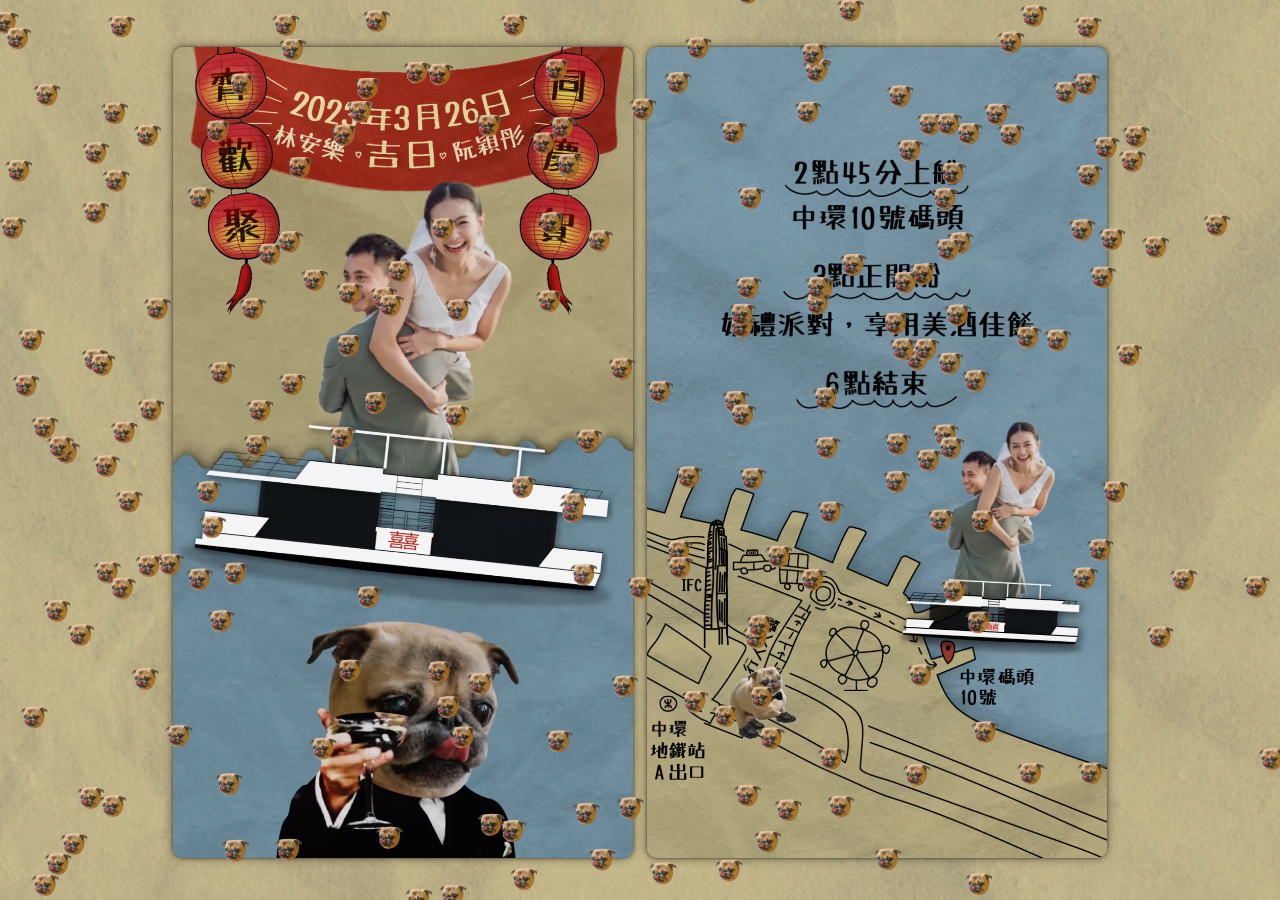
<file: index.html>
<!DOCTYPE html>
<html>
<head>
	<meta charset="utf-8">
	<meta name="viewport" content="width=device-width, initial-scale=1">
	<title>林安樂 • 阮穎彤</title>
	<meta name="description" content="2023年3月26日，齊歡唱，同慶賀！" />
	<meta property="og:title" content="林安樂 • 阮穎彤" />
	<meta property="og:url" content="https://stephdan-getmarried-cheers.github.io/" />
	<meta property="og:description" content="2023年3月26日，齊歡唱，同慶賀！" />
	<meta property="og:image" content="https://stephdan-getmarried-cheers.github.io/logo-stephdan-getmarried-cheers.jpg" />
	<meta property="og:type" content="article" />
	<link rel="stylesheet" type="text/css" href="style.css">
</head>
<body>
	<div class="g-background"></div>
	<div class="g-thing-cont">
		<div class="g-frame-outer g-open-frame">
			<div class="g-frame-inner">
				<div class="g-video-cont">
					<video src="yuen_3.mp4" class="g-vid" autoplay playsinline muted loop poster="yuen.jpg"></video> 
				</div>
			</div>
		</div>

		<div class="g-frame-outer g-map-frame">
			<div class="g-frame-inner">
				<div class="g-video-cont">
					<video src="map_day.mp4" class="g-vid" autoplay playsinline muted loop poster="map_day.jpg"></video> 
				</div>
			</div>
		</div>
	</div>

	<div id="canvas">
		<canvas></canvas>
	</div>

	<script src="d3_.js"></script>
	<script src="script.js"></script>
</body>
</html>
</file>
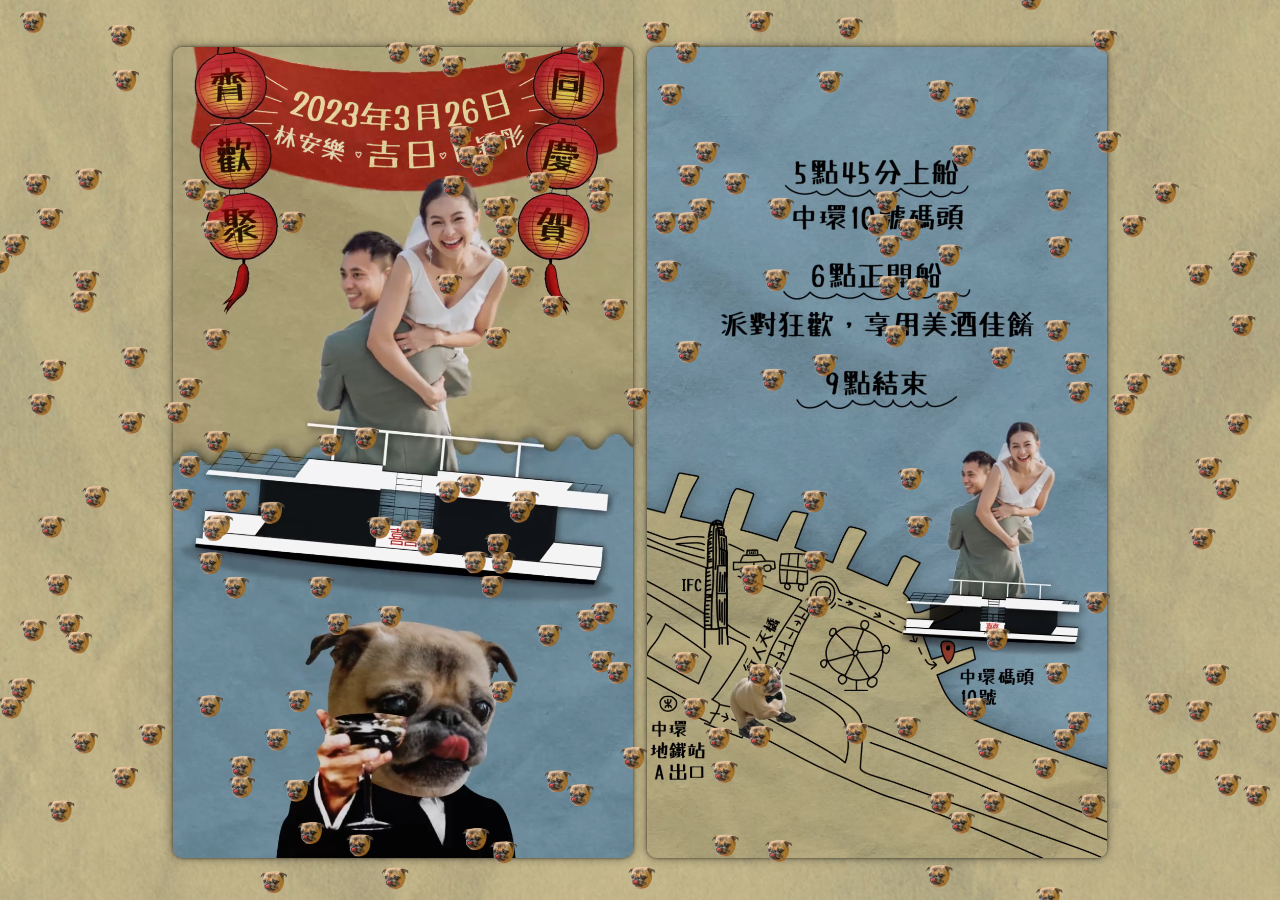
<file: night.html>
<!DOCTYPE html>
<html>
<head>
	<meta charset="utf-8">
	<meta name="viewport" content="width=device-width, initial-scale=1">
	<title>林安樂 • 阮穎彤</title>
	<meta name="description" content="2023年3月26日，齊歡唱，同慶賀！" />
	<meta property="og:title" content="林安樂 • 阮穎彤" />
	<meta property="og:url" content="https://stephdan-getmarried-cheers.github.io/" />
	<meta property="og:description" content="2023年3月26日，齊歡唱，同慶賀！" />
	<meta property="og:image" content="https://stephdan-getmarried-cheers.github.io/logo-stephdan-getmarried-cheers.jpg" />
	<meta property="og:type" content="article" />
	<link rel="stylesheet" type="text/css" href="style.css">
</head>
<body>
	<div class="g-background"></div>
	<div class="g-thing-cont">
		<div class="g-frame-outer g-open-frame">
			<div class="g-frame-inner">
				<div class="g-video-cont">
					<video src="yuen_3.mp4" class="g-vid" autoplay playsinline muted loop poster="yuen.jpg"></video> 
				</div>
			</div>
		</div>

		<div class="g-frame-outer g-map-frame">
			<div class="g-frame-inner">
				<div class="g-video-cont">
					<video src="map_night.mp4" class="g-vid" autoplay playsinline muted loop poster="map_night.jpg"></video> 
				</div>
			</div>
		</div>
	</div>

	<div id="canvas">
		<canvas></canvas>
	</div>

	<script src="d3_.js"></script>
	<script src="script.js"></script>
</body>
</html>
</file>
<file: style.css>
html, body {
	margin: 0;
	padding: 0;
	text-align: center;
	font-family: arial, sans-serif;
	line-height: 1.6;
	width: 100vw;
	height: 100vh;
}

img {
	width: 100%;
}

.g-background {
	position: fixed;
	width: 100%;
	height: 100%;
	top: 0;
	left: 0;
/*	background: url(testbackground.jpg);*/
/*	background: #000;*/
	background-size: 100% auto;
	background-position: bottom left;
/*	filter: blur(6px);*/
	z-index: -1;
}

@media screen and (min-width: 600px) {
	.g-background {
		background: url(background-desktop.jpg);
		background-size: cover;
	}
}

.g-map-frame {
	background: url(background2.jpg);
	background-size: cover;
}

#canvas, canvas	{
	position: absolute;
	bottom: 0;
	left: 0;
	width: 100%;
	height: 100%;
/*	background: #04F404;*/
}

#canvas {
	position: fixed;
	top: 0;
	left: 0;
	filter: saturate(1.8);
	opacity: 0.9;
}

.g-video-cont {
	overflow: hidden;
	position: relative;
	width: 100%;
	height: 100%;
}

@media screen and (min-width: 600px) {
	.g-video-cont {
		height: auto;
		padding-bottom: 178%;
	}
}

.g-vid {
	filter: brightness(1.01);
	width: 100%;
	position: absolute;
	top: 0;
	left: 0;
}

.g-frame-outer {
	background: url(yuen.jpg);
	background-size: 100% auto;
	background-position: bottom left;
	overflow: hidden;
	height: 100vh;
}

.g-frame-inner {
	width: 100%;
	height: 100%;
}

@media screen and (min-width: 600px) {
	.g-frame-outer {
		height: auto;
		border-radius: 10px;
	}
}

.g-map-frame {
	background-image: url(map_day.jpg);
}

.g-thing-cont {
	max-width: 960px;
	margin: 0 auto;
	height: 100%;
/*	display: none;*/
}

@media screen and (min-width: 600px) {
	.g-thing-cont {
		display: flex;
		align-items: center;
	}

	.g-frame-outer {
		width: calc(50% - 20px);
		margin: 10px auto 5px auto;
		box-shadow: 0 0 3px rgba(0,0,0,0.5), 0 0 10px rgba(0,0,0,0.5);
	}

	.g-map-frame {
		margin-left: 0;
	}

	.g-video-cont {
		height: auto;
		margin: 0 auto -7px auto;
	}

	.g-vid {
		width: 100%;
		top: 0%;
		transform: none;
	}
}
</file>
